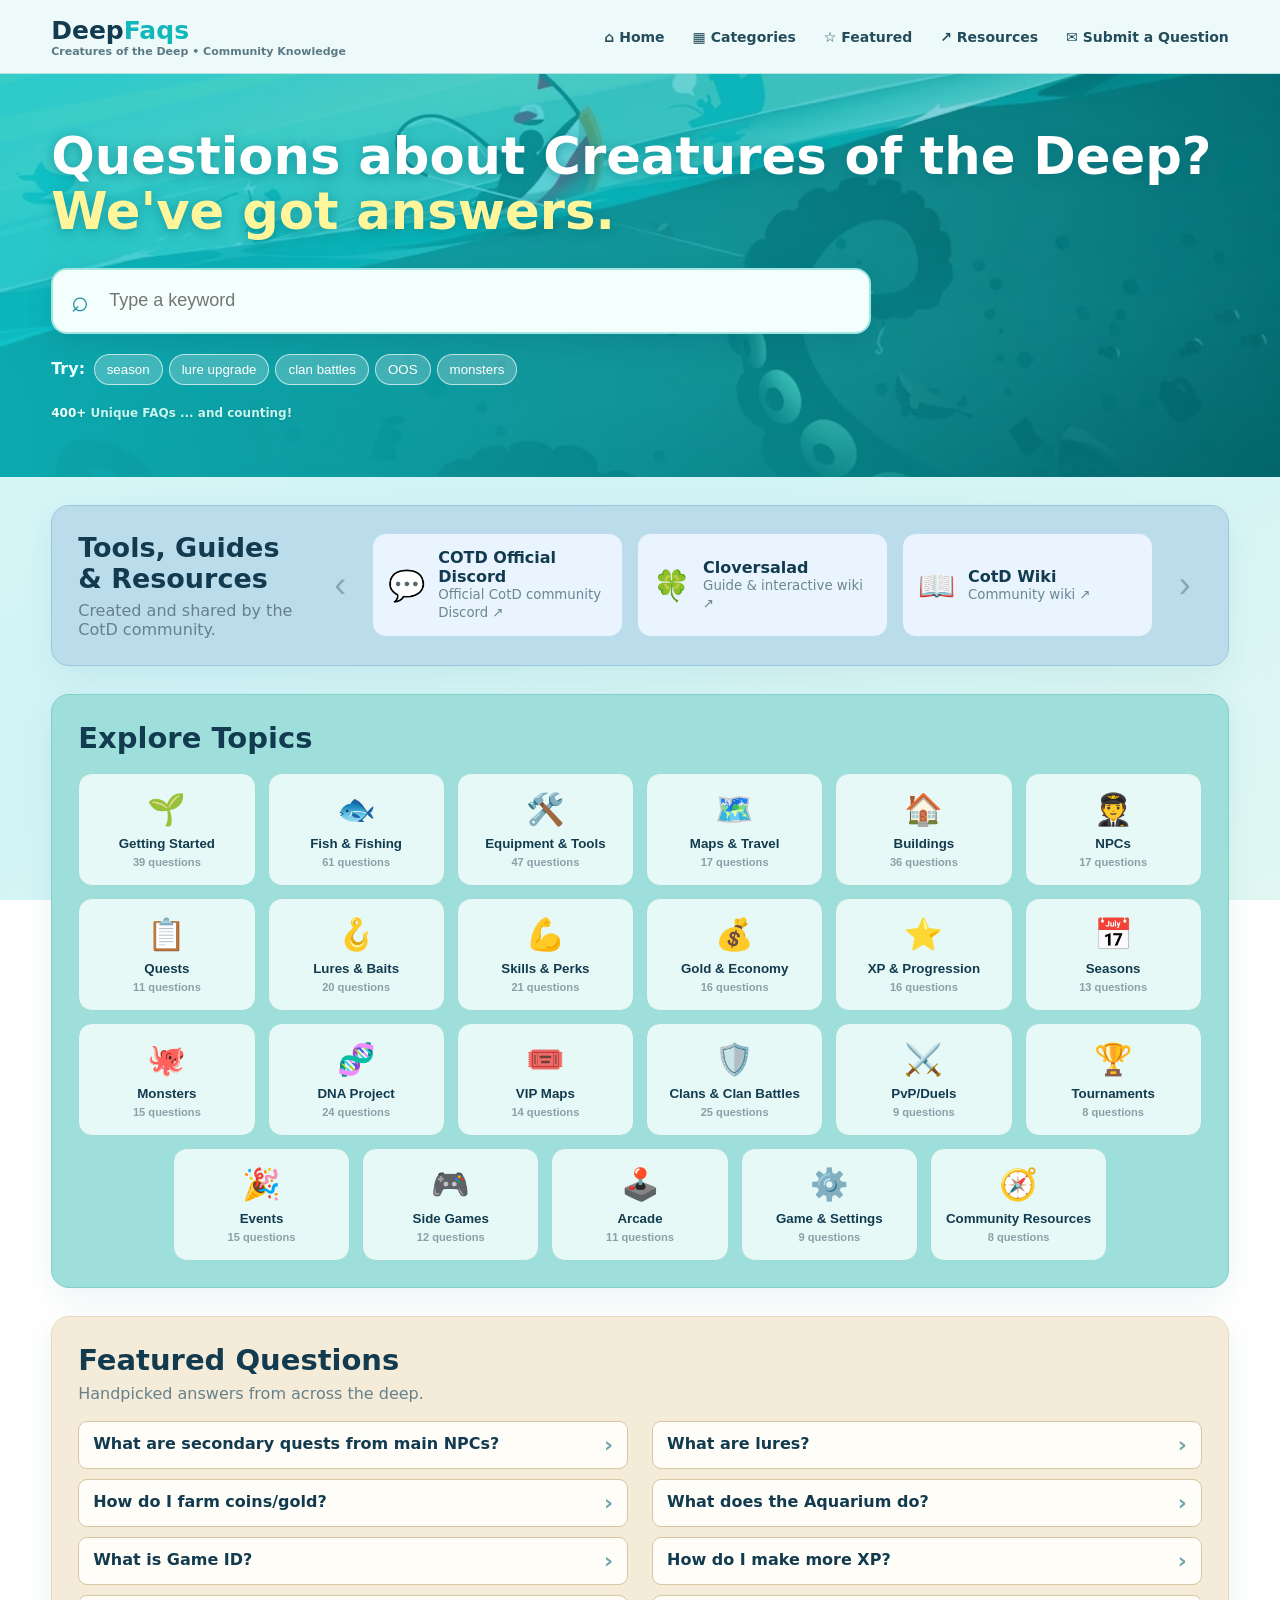
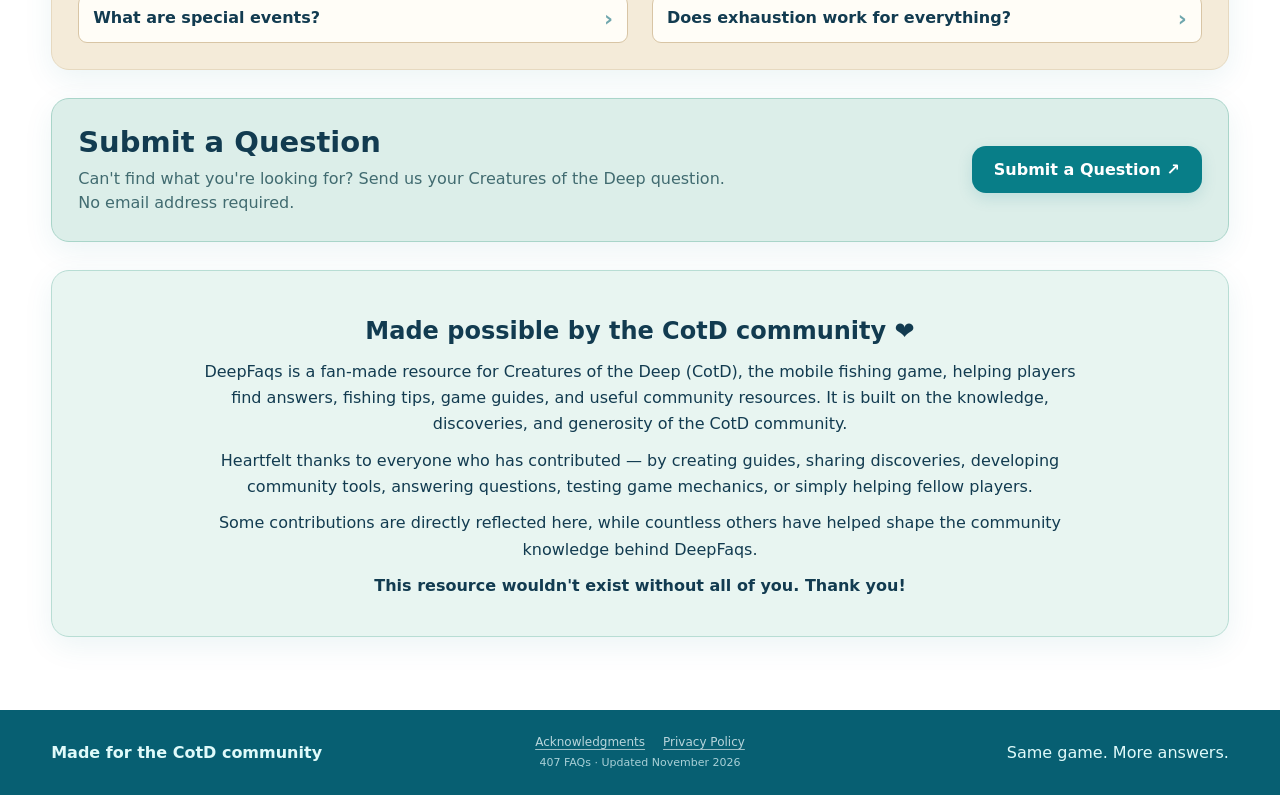
<file: index.html>
<!doctype html>
<html lang="en">
<head>
<meta charset="utf-8"><meta name="viewport" content="width=device-width,initial-scale=1">
<title>DeepFaqs – Creatures of the Deep Game FAQ, Tips &amp; Guides</title>
<meta name="description" content="Your community-made FAQ and guide for Creatures of the Deep, the mobile fishing game. Find over 400 answers about fishing, monsters, lures, maps, quests, clans, XP, and more.">
<link rel="canonical" href="https://deepfaqs.com/">
<meta property="og:type" content="website">
<meta property="og:site_name" content="DeepFaqs">
<meta property="og:title" content="DeepFaqs – Creatures of the Deep Game FAQ, Tips &amp; Guides">
<meta property="og:description" content="Your community-made FAQ and guide for Creatures of the Deep, the mobile fishing game. Find over 400 answers about fishing, monsters, lures, maps, quests, clans, XP, and more.">
<meta property="og:url" content="https://deepfaqs.com/">
<meta name="twitter:card" content="summary">
<meta name="twitter:title" content="DeepFaqs – Creatures of the Deep Game FAQ, Tips &amp; Guides">
<meta name="twitter:description" content="Your community-made FAQ and guide for Creatures of the Deep, the mobile fishing game. Find over 400 answers about fishing, monsters, lures, maps, quests, clans, XP, and more.">
<link rel="icon" href="favicon.ico" sizes="any">
<link rel="icon" type="image/png" sizes="32x32" href="assets/favicon-32.png">
<link rel="icon" type="image/png" sizes="16x16" href="assets/favicon-16.png">
<link rel="apple-touch-icon" sizes="180x180" href="assets/favicon-180.png">
<link rel="stylesheet" href="styles.css">
<script type="application/ld+json">
{
  "@context": "https://schema.org",
  "@graph": [
    {
      "@type": "WebSite",
      "@id": "https://deepfaqs.com/#website",
      "url": "https://deepfaqs.com/",
      "name": "DeepFaqs",
      "description": "Your community-made FAQ and guide for Creatures of the Deep, the mobile fishing game. Find over 400 answers about fishing, monsters, lures, maps, quests, clans, XP, and more.",
      "inLanguage": "en",
      "about": {
        "@type": "VideoGame",
        "name": "Creatures of the Deep",
        "alternateName": "CotD"
      }
    },
    {
      "@type": "WebPage",
      "@id": "https://deepfaqs.com/#webpage",
      "url": "https://deepfaqs.com/",
      "name": "DeepFaqs – Creatures of the Deep Game FAQ, Tips & Guides",
      "description": "Your community-made FAQ and guide for Creatures of the Deep, the mobile fishing game. Find over 400 answers about fishing, monsters, lures, maps, quests, clans, XP, and more.",
      "isPartOf": {
        "@id": "https://deepfaqs.com/#website"
      },
      "inLanguage": "en"
    }
  ]
}
</script>
</head>
<body>
<header>
  <a class="brand" href="#home"><span><b>Deep<span>Faqs</span></b><small>Creatures of the Deep • Community Knowledge</small></span></a>
  <nav><a href="#home">⌂ Home</a><a href="#categories">▦ Categories</a><a href="#popular">☆ Featured</a><a href="#resources">↗ Resources</a><a href="#submit-question">✉ Submit a Question</a></nav>
</header>

<main id="home">
<section class="hero">
 <div class="hero-inner">
  <h1>Questions about Creatures of the Deep?<br><em>We've got answers.</em></h1>
  <label class="search"><span>⌕</span><input id="searchInput" placeholder="Type a keyword" autocomplete="off"></label>
  <div class="try">Try: <button>season</button><button>lure upgrade</button><button>clan battles</button><button>OOS</button><button>monsters</button></div>
  <div class="hero-stats" aria-label="DeepFaqs question count"><span><strong id="totalFaqCount">—</strong> Unique FAQs ... and counting!</span></div>
 </div>
</section>

<section id="searchPanel" class="panel hidden">
 <div class="heading"><h2 id="resultCount" aria-live="polite"></h2><button id="clearSearch">Clear</button></div>
 <div id="results" class="faq-list"></div>
 <button id="showMoreResults" class="show-more-results" type="button" hidden>Show 10 more</button>
</section>

<section id="resources" class="panel resources">
 <div class="resource-title"><h2>Tools, Guides &amp; Resources</h2><p>Created and shared by the CotD community.</p></div>
 <button class="arrow" id="prev">‹</button><div id="resourceCards" class="resource-cards"></div><button class="arrow" id="next">›</button>
</section>

<section id="categories" class="panel">
 <div class="heading"><div><h2>Explore Topics</h2></div></div>
 <div id="categoryGrid" class="category-grid"></div>
</section>

<section id="categoryPanel" class="panel hidden">
 <div class="heading"><div><h2 id="categoryTitle"></h2></div><button id="closeCategory">Close</button></div>
 <div id="categoryQuestions" class="faq-list"></div>
</section>

<section id="popular" class="panel">
 <div class="heading"><div><h2>Featured Questions</h2><p>Handpicked answers from across the deep.</p></div></div>
 <div id="popularGrid" class="popular-grid"></div>
</section>
<section id="submit-question" class="panel submit-question">
 <div class="submit-copy"><h2>Submit a Question</h2><p>Can't find what you're looking for? Send us your Creatures of the Deep question.</p><p class="no-email-note">No email address required.</p></div>
 <a class="submit-button" href="https://docs.google.com/forms/d/e/1FAIpQLSfME7LRfwENeoawdsYtV3456_2HnVjpWzk8aNF5sAih8KR_NQ/viewform" target="_blank" rel="noopener noreferrer">Submit a Question ↗</a>
</section>
<section id="acknowledgments" class="panel acknowledgments">
 <div class="acknowledgments-inner">
  <h2>Made possible by the CotD community ❤️</h2>
  <p>DeepFaqs is a fan-made resource for Creatures of the Deep (CotD), the mobile fishing game, helping players find answers, fishing tips, game guides, and useful community resources. It is built on the knowledge, discoveries, and generosity of the CotD community.</p>
  <p>Heartfelt thanks to everyone who has contributed — by creating guides, sharing discoveries, developing community tools, answering questions, testing game mechanics, or simply helping fellow players.</p>
  <p>Some contributions are directly reflected here, while countless others have helped shape the community knowledge behind DeepFaqs.</p>
  <p><strong>This resource wouldn't exist without all of you. Thank you!</strong></p>
 </div>
</section>
</main>

<footer><b>Made for the CotD community</b><div class="footer-center"><span class="footer-links"><a href="#acknowledgments">Acknowledgments</a><a href="privacy.html">Privacy Policy</a></span><span class="footer-meta"><span id="footerFaqCount">—</span> FAQs · Updated November 2026</span></div><span>Same game. More answers.</span></footer>
<script src="data.js"></script><script src="app.js"></script>
</body></html>
</file>
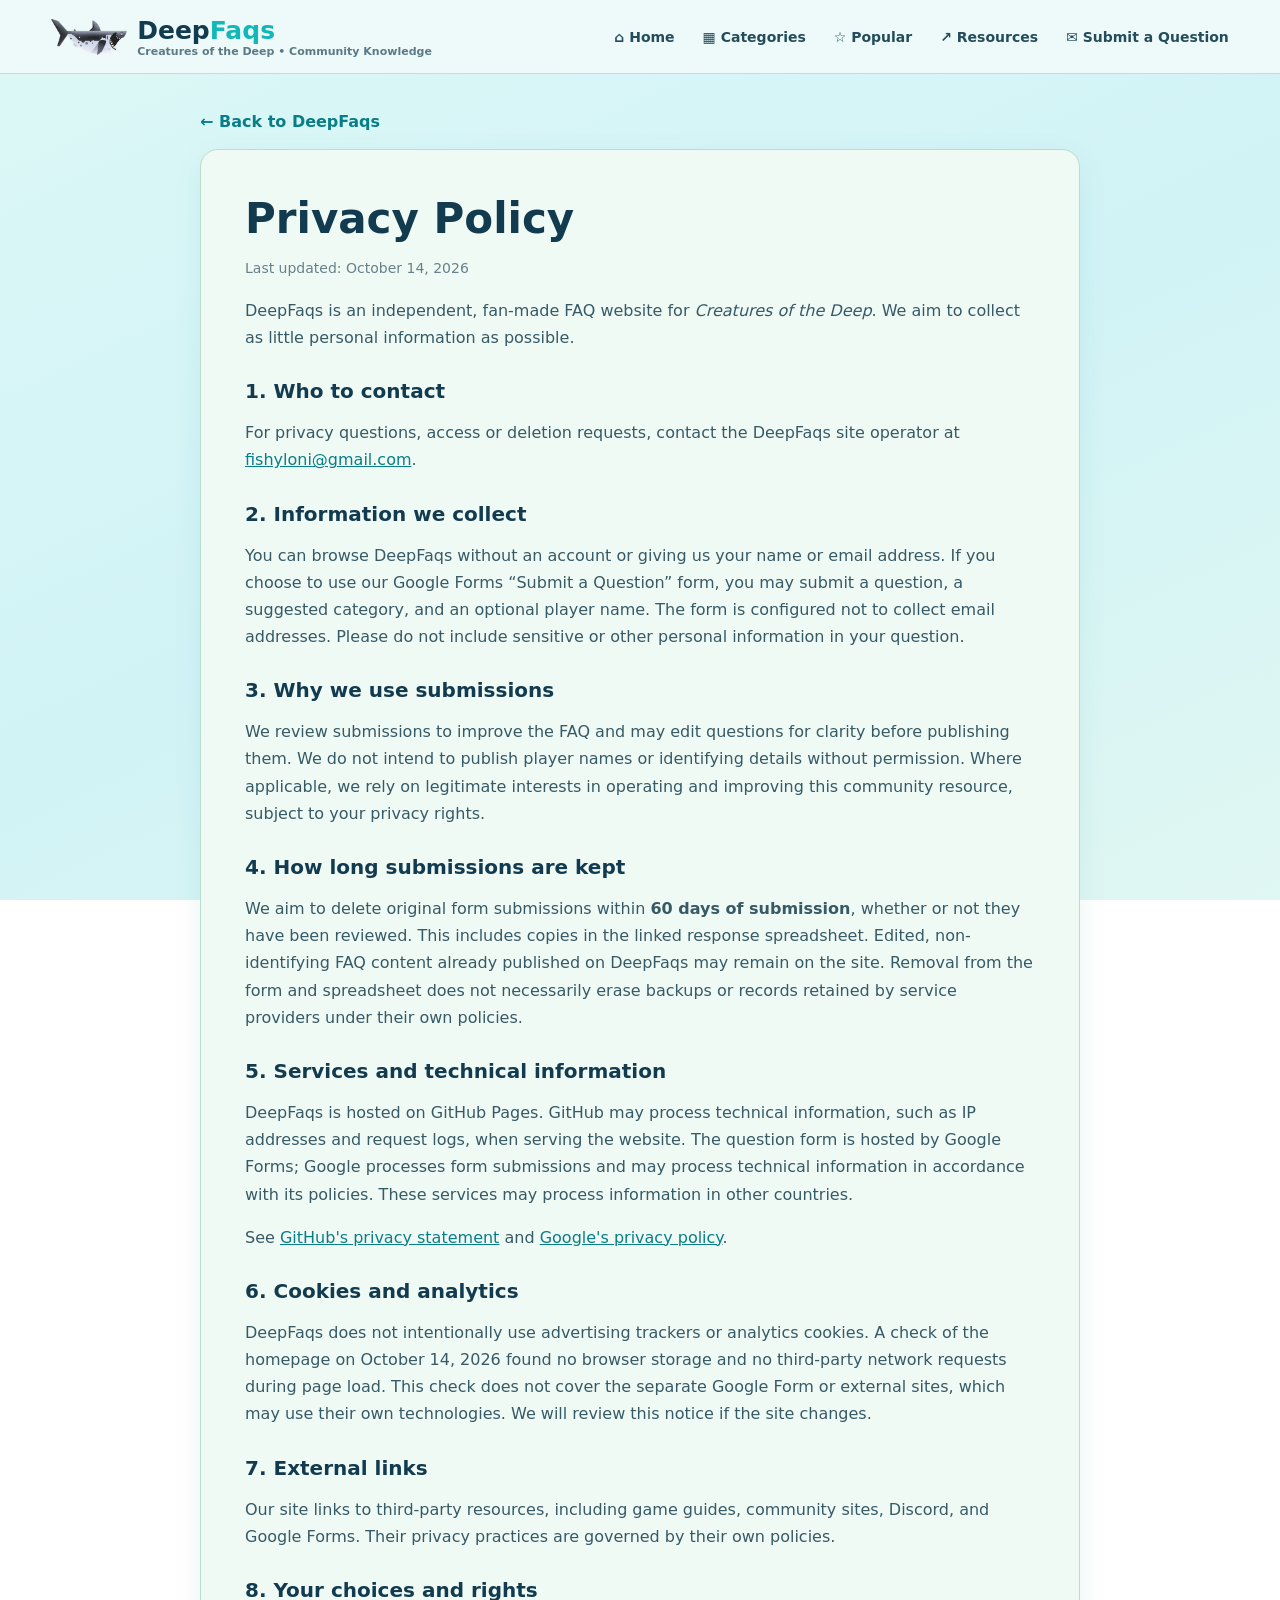
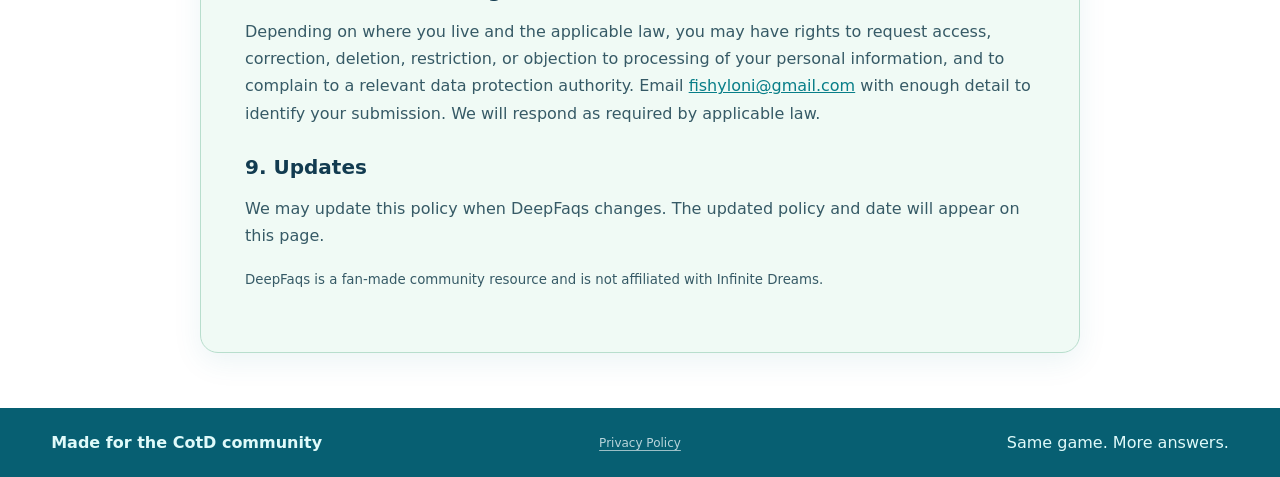
<file: privacy.html>
<!doctype html>
<html lang="en">
<head>
<meta charset="utf-8"><meta name="viewport" content="width=device-width,initial-scale=1">
<title>Privacy Policy — DeepFaqs</title>
<meta name="description" content="How DeepFaqs handles question submissions and visitor privacy.">
<link rel="stylesheet" href="styles.css">
</head>
<body>
<header>
  <a class="brand" href="index.html#home"><img class="brand-shark" src="assets/deepfaqs-shark.png" alt=""><span><b>Deep<span>Faqs</span></b><small>Creatures of the Deep • Community Knowledge</small></span></a>
  <nav><a href="index.html#home">⌂ Home</a><a href="index.html#categories">▦ Categories</a><a href="index.html#popular">☆ Popular</a><a href="index.html#resources">↗ Resources</a><a href="index.html#submit-question">✉ Submit a Question</a></nav>
</header>
<main class="privacy-main">
  <a class="privacy-back" href="index.html">← Back to DeepFaqs</a>
  <article class="privacy-panel">
    <h1>Privacy Policy</h1>
    <p class="privacy-updated">Last updated: October 14, 2026</p>
    <p>DeepFaqs is an independent, fan-made FAQ website for <em>Creatures of the Deep</em>. We aim to collect as little personal information as possible.</p>
    <h2>1. Who to contact</h2>
    <p>For privacy questions, access or deletion requests, contact the DeepFaqs site operator at <a href="mailto:fishyloni@gmail.com">fishyloni@gmail.com</a>.</p>
    <h2>2. Information we collect</h2>
    <p>You can browse DeepFaqs without an account or giving us your name or email address. If you choose to use our Google Forms “Submit a Question” form, you may submit a question, a suggested category, and an optional player name. The form is configured not to collect email addresses. Please do not include sensitive or other personal information in your question.</p>
    <h2>3. Why we use submissions</h2>
    <p>We review submissions to improve the FAQ and may edit questions for clarity before publishing them. We do not intend to publish player names or identifying details without permission. Where applicable, we rely on legitimate interests in operating and improving this community resource, subject to your privacy rights.</p>
    <h2>4. How long submissions are kept</h2>
    <p>We aim to delete original form submissions within <strong>60 days of submission</strong>, whether or not they have been reviewed. This includes copies in the linked response spreadsheet. Edited, non-identifying FAQ content already published on DeepFaqs may remain on the site. Removal from the form and spreadsheet does not necessarily erase backups or records retained by service providers under their own policies.</p>
    <h2>5. Services and technical information</h2>
    <p>DeepFaqs is hosted on GitHub Pages. GitHub may process technical information, such as IP addresses and request logs, when serving the website. The question form is hosted by Google Forms; Google processes form submissions and may process technical information in accordance with its policies. These services may process information in other countries.</p>
    <p>See <a href="https://docs.github.com/en/site-policy/privacy-policies/github-general-privacy-statement" target="_blank" rel="noopener noreferrer">GitHub's privacy statement</a> and <a href="https://policies.google.com/privacy" target="_blank" rel="noopener noreferrer">Google's privacy policy</a>.</p>
    <h2>6. Cookies and analytics</h2>
    <p>DeepFaqs does not intentionally use advertising trackers or analytics cookies. A check of the homepage on October 14, 2026 found no browser storage and no third-party network requests during page load. This check does not cover the separate Google Form or external sites, which may use their own technologies. We will review this notice if the site changes.</p>
    <h2>7. External links</h2>
    <p>Our site links to third-party resources, including game guides, community sites, Discord, and Google Forms. Their privacy practices are governed by their own policies.</p>
    <h2>8. Your choices and rights</h2>
    <p>Depending on where you live and the applicable law, you may have rights to request access, correction, deletion, restriction, or objection to processing of your personal information, and to complain to a relevant data protection authority. Email <a href="mailto:fishyloni@gmail.com">fishyloni@gmail.com</a> with enough detail to identify your submission. We will respond as required by applicable law.</p>
    <h2>9. Updates</h2>
    <p>We may update this policy when DeepFaqs changes. The updated policy and date will appear on this page.</p>
    <p><small>DeepFaqs is a fan-made community resource and is not affiliated with Infinite Dreams.</small></p>
  </article>
</main>
<footer><b>Made for the CotD community</b><a href="privacy.html" aria-current="page">Privacy Policy</a><span>Same game. More answers.</span></footer>
</body>
</html>
</file>
<file: styles.css>
:root{--ink:#123b50;--teal:#12bec2;--deep:#075f72;--line:#d7edf1;--panel:rgba(255,255,255,.95)}
*{box-sizing:border-box}html{scroll-behavior:smooth}body{margin:0;font-family:Inter,ui-rounded,"Arial Rounded MT Bold",system-ui,sans-serif;color:var(--ink);background:#eaf8f7}
header{height:74px;background:rgba(255,255,255,.96);display:flex;align-items:center;justify-content:space-between;padding:0 max(4vw,28px);position:sticky;top:0;z-index:10;border-bottom:1px solid #d8eef1}
.brand{display:flex;align-items:center;gap:10px;text-decoration:none;color:var(--ink)}.brand .fish{font-size:32px}.brand b{font-size:25px;display:block}.brand b span{color:#12b7ba}.brand small{display:block;color:#5b7a86;font-size:11px;font-weight:700}
nav{display:flex;gap:28px}nav a{text-decoration:none;color:#244c5b;font-weight:800;font-size:14px}
.hero{min-height:400px;background:linear-gradient(90deg,rgba(15,194,202,.78),rgba(0,151,168,.42)),url("assets/cotd-background.png") center/cover no-repeat;display:flex;align-items:center}
.hero-inner{width:min(1180px,92%);margin:auto;padding:55px 0}.hero h1{font-size:clamp(30px,4vw,54px);line-height:1.08;margin:0 0 28px;color:#fff;text-shadow:0 2px 12px #006b7680}.hero em{font-style:normal;color:#fff59b}
.search{height:66px;background:#fff;border-radius:16px;display:flex;align-items:center;max-width:820px;box-shadow:0 8px 24px #07576c35}.search span{font-size:30px;padding:0 18px;color:#168b9b}.search input{border:0;outline:0;width:100%;font-size:18px;color:var(--ink);background:transparent;padding-right:20px}
.try{margin-top:15px;color:#eaffff;font-weight:800}.try button{border:1px solid rgba(255,255,255,.65);background:rgba(255,255,255,.22);color:#fff;border-radius:20px;padding:7px 12px;margin:5px 3px;cursor:pointer}
main{padding-bottom:45px}.panel{width:min(1180px,92%);margin:28px auto;background:var(--panel);border:1px solid var(--line);border-radius:18px;box-shadow:0 9px 30px #0b718014;padding:26px}
.resources{display:grid;grid-template-columns:230px 34px 1fr 34px;align-items:center;gap:15px}.resource-title h2{font-size:27px;margin:0}.resource-title p,.heading p{color:#66818b;margin:7px 0 0}.resource-cards{display:grid;grid-template-columns:repeat(3,1fr);gap:14px}.resource-card{display:flex;align-items:center;gap:13px;padding:15px;border:1px solid var(--line);border-radius:14px;text-decoration:none;color:var(--ink);background:#fff}.resource-card:hover{transform:translateY(-2px);box-shadow:0 7px 18px #0b718018}.resource-icon{font-size:30px}.resource-card b{display:block}.resource-card small{color:#6b8791}.arrow{border:0;background:transparent;font-size:36px;color:#88a8b0;cursor:pointer}
.heading{display:flex;justify-content:space-between;align-items:center;margin-bottom:18px}.heading h2{margin:0;font-size:29px}.heading button{border:0;background:#e5f7f6;color:#087f86;border-radius:18px;padding:8px 14px;font-weight:800;cursor:pointer}
.category-grid{display:grid;grid-template-columns:repeat(5,1fr);gap:12px}.cat{border:1px solid var(--line);background:#fff;border-radius:14px;padding:17px 10px;text-align:center;cursor:pointer;color:var(--ink);font-weight:800}.cat:hover{background:#f1fbfb}.cat .ico{font-size:31px;display:block;margin-bottom:8px}
.faq-list{display:grid;gap:9px}.faq{border:1px solid var(--line);background:#fff;border-radius:12px;padding:13px 15px}.faq b{font-size:15px}.faq .pending{display:block;color:#8aa0a7;font-size:12px;margin-top:5px}
.popular-grid{display:grid;grid-template-columns:1fr 1fr;gap:10px 24px}.popular-item{padding:12px 14px;border-bottom:1px solid var(--line);font-weight:750}.popular-item span{float:right;color:#6fa6ad}
footer{background:#075f72;color:#dffafa;padding:25px max(4vw,28px);display:flex;justify-content:space-between}.hidden{display:none!important}
@media(max-width:850px){header nav{display:none}.resources{grid-template-columns:1fr}.resources .arrow{display:none}.resource-cards{grid-template-columns:1fr 1fr}.category-grid{grid-template-columns:repeat(3,1fr)}.popular-grid{grid-template-columns:1fr}}
@media(max-width:540px){.hero{min-height:370px}.hero-inner{padding:35px 0}.resource-cards{grid-template-columns:1fr}.category-grid{grid-template-columns:repeat(2,1fr)}.panel{padding:18px}footer{gap:8px;flex-direction:column}}

.brand-shark{
  width:76px;
  height:52px;
  object-fit:contain;
  transform:scaleX(-1);
  transform-origin:center;
  flex:0 0 auto;
}
@media(max-width:540px){
  .brand-shark{width:58px;height:40px}
}

.faq p{margin:8px 0 0;line-height:1.55;color:#3f626f}
.faq-links{display:flex;flex-wrap:wrap;gap:8px;margin-top:10px}
.faq-link{display:inline-block;text-decoration:none;color:#087f86;background:#e9f8f7;border:1px solid #cdeceb;border-radius:16px;padding:6px 10px;font-size:12px;font-weight:800}
.faq-link:hover{background:#dff4f2}

/* v0.1.14 — softer ocean color treatment; layout unchanged */
:root{--panel:rgba(230,247,247,.94);--line:#bcdfe2}
body{background:linear-gradient(155deg,#e5f5f4 0%,#dff2f6 48%,#eaf7ef 100%);background-attachment:fixed}
header{background:rgba(238,250,249,.97);border-bottom-color:#b9e1e3}
.search{background:#f2fffc;border:2px solid #a3e5e1;box-shadow:0 10px 26px #07576c30}
.panel{background:rgba(229,246,246,.94);border-color:#b9dfe2;box-shadow:0 9px 30px #0b718014}
.panel:has(.resources){background:rgba(216,241,233,.94)}
.resource-card{background:#e5f1fb;border-color:#c5e0ee}
.resource-card:nth-child(2){background:#e5f5f4;border-color:#bfe2de}
.resource-card:nth-child(3){background:#fff0d5;border-color:#efdcb8}
.cat{background:#e5f5f4;border-color:#c0e1dc;transition:background .15s,transform .15s}
.cat:nth-child(4n + 2){background:#e5f1fb;border-color:#c5dfee}
.cat:nth-child(4n + 3){background:#fff0d5;border-color:#eddab5}
.cat:nth-child(4n){background:#d8f1e9;border-color:#b9dfd2}
.cat:hover{background:#c6ece9;transform:translateY(-2px)}
.faq{background:#f0faf9;border-color:#c4e5e5}
.faq:nth-child(even){background:#e7f3fc;border-color:#c7dfea}
.faq:nth-child(4n){background:#fef3df;border-color:#eddfc2}
.popular-item{background:rgba(255,255,255,.24);border-radius:8px;border-bottom-color:#bddde0}
.faq-link{background:#d9f3ef}


/* v0.1.15 — consistent section color identities, muted sand */
body{background:linear-gradient(155deg,#e5f5f4 0%,#e6f4f6 55%,#e7f5f0 100%);background-attachment:fixed}
/* Community: coordinated ocean blue */
#resources.panel{background:#e3f0fc;border-color:#c4ddec}
#resources .resource-card,#resources .resource-card:nth-child(2),#resources .resource-card:nth-child(3){background:#f0f7fe;border-color:#c9dfef}
#resources .resource-card:hover{background:#d6eafb}
/* Categories: coordinated seafoam, not random alternating colors */
#categories.panel{background:#ddf3f1;border-color:#b7e0da}
#categories .cat,#categories .cat:nth-child(4n + 2),#categories .cat:nth-child(4n + 3),#categories .cat:nth-child(4n){background:#effaf8;border-color:#c0e2dc}
#categories .cat:hover{background:#ccece7}
/* Popular: quieter warm sand */
#popular.panel{background:#f4ebd9;border-color:#e6d9c0}
#popular .popular-item{background:#fbf5e9;border-bottom-color:#e3d5bd}
/* Search and FAQ details: unified lagoon green */
#searchPanel.panel,#categoryPanel.panel{background:#ddf1e9;border-color:#b8decd}
#searchPanel .faq,#categoryPanel .faq,#searchPanel .faq:nth-child(even),#categoryPanel .faq:nth-child(even),#searchPanel .faq:nth-child(4n),#categoryPanel .faq:nth-child(4n){background:#f0faf5;border-color:#c4e3d5}
#searchPanel .faq-link,#categoryPanel .faq-link{background:#dff3e9;border-color:#b7dfcd}

/* v0.1.16 — deepen section panes for button contrast */
#resources.panel{background:#bbdceb;border-color:#9bc8de}
#categories.panel{background:#b7ddd5;border-color:#96c9bf}

/* v0.1.18 — navigable popular questions and question submission */
.popular-item{display:block;width:100%;text-align:left;color:var(--ink);font:inherit;font-weight:750;cursor:pointer;border:1px solid #e3d5bd;border-radius:9px;transition:background .15s,transform .15s,box-shadow .15s}
.popular-item:hover,.popular-item:focus-visible{background:#fffaf1!important;transform:translateY(-2px);box-shadow:0 4px 12px #866c3820;outline-color:#0d8990}
.popular-item span{font-size:22px;line-height:1}
.faq{scroll-margin-top:100px}
.faq-highlight{outline:3px solid #159c9d;outline-offset:2px;box-shadow:0 0 0 6px #159c9d1b;background:#fff!important;transition:box-shadow .2s}
.submit-question{display:flex;align-items:center;justify-content:space-between;gap:24px;background:#dceee9;border-color:#a9d5c9}
.submit-copy h2{font-size:29px;margin:0 0 8px}
.submit-copy p{margin:0;color:#416b70;line-height:1.5;max-width:680px}
.submit-button{display:inline-flex;align-items:center;justify-content:center;flex-shrink:0;border-radius:14px;padding:14px 22px;background:#087e88;color:white;text-decoration:none;font-weight:800;box-shadow:0 5px 15px #087e8825}
.submit-button:hover,.submit-button:focus-visible{background:#05646e}
@media(max-width:650px){.submit-question{flex-direction:column;align-items:stretch}.submit-button{width:100%}}

/* v0.1.26 — privacy footer link and standalone policy page */
footer a{color:#e6ffff;text-decoration:underline;text-underline-offset:3px;font-weight:700}
footer a:hover,footer a:focus-visible{color:#fff}
.privacy-main{width:min(880px,92%);margin:38px auto 55px;padding:0}
.privacy-panel{background:#f0faf5;border:1px solid #b8decd;border-radius:18px;padding:clamp(22px,4vw,44px);box-shadow:0 9px 30px #0b718014}
.privacy-panel h1{margin:0 0 8px;font-size:clamp(30px,4vw,42px)}
.privacy-panel h2{font-size:20px;margin:28px 0 8px}
.privacy-panel p,.privacy-panel li{line-height:1.7;color:#365a66}
.privacy-panel a{color:#087e88;overflow-wrap:anywhere}
.privacy-updated{font-size:14px;color:#66818b!important}
.privacy-back{display:inline-block;margin-bottom:18px;color:#087e88;font-weight:800;text-decoration:none}
@media(max-width:850px){footer{flex-wrap:wrap;gap:10px}}

/* v0.1.27 — centered footer privacy link */
footer{display:grid;grid-template-columns:1fr auto 1fr;align-items:center;column-gap:20px}
footer>a{justify-self:center;text-align:center}
footer>span{justify-self:end;text-align:right}
@media(max-width:650px){footer{display:flex;flex-direction:column;align-items:center;text-align:center;gap:10px}footer>span{text-align:center}}

/* v0.1.31 — quieter, centered privacy link */
footer>a[href="privacy.html"]{font-size:12px;font-weight:400;color:#b8d5db;text-decoration-color:#9bbfc6;text-underline-offset:3px}
footer>a[href="privacy.html"]:hover,footer>a[href="privacy.html"]:focus-visible{color:#ffffff}

/* v0.1.32 — consistent resource carousel card dimensions */
#resources .resource-cards{align-items:stretch}
#resources .resource-card{height:104px;min-width:0;box-sizing:border-box;overflow-wrap:anywhere}
#resources .resource-card>span:last-child{min-width:0}
#resources .resource-card small{display:block;line-height:1.35}
@media(max-width:850px){#resources .resource-card{height:112px}}
@media(max-width:540px){#resources .resource-card{height:96px}}
/* Compact structured price table inside FAQ answers */
.faq-data-table{border-collapse:collapse;margin:12px 0 5px;max-width:390px;width:100%;font-size:14px}
.faq-data-table th,.faq-data-table td{border:1px solid #c9e2df;padding:7px 12px;text-align:left}
.faq-data-table th{background:#d8efea}
.faq-data-table tr:nth-child(even){background:#f3faf8}

/* v0.1.34: compact category rows, centered when incomplete */
.category-grid{display:flex;flex-wrap:wrap;justify-content:center;gap:12px}
.category-grid>.cat{box-sizing:border-box;min-width:0;flex:0 0 calc((100% - 60px)/6)}
@media(max-width:1050px){.category-grid>.cat{flex-basis:calc((100% - 24px)/3)}}
@media(max-width:540px){.category-grid>.cat{flex-basis:calc((100% - 12px)/2);padding:14px 7px}.category-grid>.cat .ico{font-size:27px}}

/* v0.1.35: consistent references and readable long-form FAQ answers */
.faq-links{display:flex;flex-direction:column;align-items:flex-start;gap:5px}
.faq-link-item{font-size:.92em}
.faq p + p{margin-top:9px}

/* v0.1.37 — two-resource carousel and scannable daily rewards */
#resources .resource-cards{grid-template-columns:repeat(2,minmax(0,1fr))}
.faq-bullets{margin:8px 0 5px;padding-left:21px;line-height:1.55}
.faq-bullets li+li{margin-top:5px}
@media(max-width:540px){#resources .resource-cards{grid-template-columns:minmax(0,1fr)}#resources .resource-card:nth-child(2){display:none}#resources .arrow{display:block}#resources .resources{grid-template-columns:32px minmax(0,1fr) 32px}#resources .resource-title{grid-column:1/-1}#resources #prev{grid-column:1;grid-row:2}#resources #resourceCards{grid-column:2;grid-row:2}#resources #next{grid-column:3;grid-row:2}}

/* v0.1.38 — restore three community resource cards on desktop */
@media(min-width:851px){#resources .resource-cards{grid-template-columns:repeat(3,minmax(0,1fr))}}
@media(min-width:541px) and (max-width:850px){#resources .resource-cards{grid-template-columns:repeat(3,minmax(0,1fr))}}

/* v0.1.39 — anchor destinations clear the sticky header */
html{scroll-padding-top:110px}
#home,#resources,#categories,#popular,#submit-question,#categoryPanel,#searchPanel{scroll-margin-top:110px}
@media(max-width:540px){html{scroll-padding-top:78px}#home,#resources,#categories,#popular,#submit-question,#categoryPanel,#searchPanel{scroll-margin-top:78px}}

/* v0.1.40 — community acknowledgments */
.acknowledgments{background:#e8f5f1;border-color:#b8ddd4;text-align:center}
.acknowledgments-inner{max-width:780px;margin:0 auto}
.acknowledgments h2{margin-bottom:14px}
.acknowledgments p{line-height:1.65;margin:10px auto}
.footer-links{display:flex;justify-content:center;align-items:center;gap:18px}
.footer-links a{font-size:12px;font-weight:400;color:#b8d5db;text-decoration:underline;text-decoration-color:#9bbfc6;text-underline-offset:3px}
.footer-links a:hover,.footer-links a:focus-visible{color:white}
#acknowledgments{scroll-margin-top:110px}
@media(max-width:540px){#acknowledgments{scroll-margin-top:78px}.footer-links{flex-wrap:wrap}}


/* v0.1.41 — responsive community resource carousel */
#resources .resources{min-width:0}
#resources .resource-title,#resources .resource-cards,#resources .resource-card{min-width:0}
#resources .resource-card>span:last-child{min-width:0;overflow-wrap:normal;word-break:normal}
#resources .resource-card b,#resources .resource-card small{overflow-wrap:break-word;word-break:normal}
@media (min-width:541px) and (max-width:850px){
  #resources.resources{grid-template-columns:30px minmax(0,1fr) 30px;gap:10px}
  #resources .resource-title{grid-column:1/-1;grid-row:1}
  #resources #prev{display:block;grid-column:1;grid-row:2}
  #resources #resourceCards{grid-column:2;grid-row:2;grid-template-columns:repeat(2,minmax(0,1fr))}
  #resources .resource-card:nth-child(n+3){display:none}
  #resources #next{display:block;grid-column:3;grid-row:2}
}
@media (max-width:540px){
  #resources.resources{display:grid;grid-template-columns:24px minmax(0,1fr) 24px;column-gap:7px;row-gap:12px;align-items:center}
  #resources .resource-title{grid-column:1/-1;grid-row:1;width:100%}
  #resources .resource-title h2{font-size:clamp(22px,7vw,27px);line-height:1.15}
  #resources #prev{display:block;grid-column:1;grid-row:2;font-size:30px;padding:0}
  #resources #resourceCards{grid-column:2;grid-row:2;display:grid;grid-template-columns:minmax(0,1fr);width:100%;min-width:0;gap:0}
  #resources .resource-card{display:flex;min-width:0;width:100%;height:auto;min-height:106px;padding:12px 10px;gap:9px}
  #resources .resource-card:nth-child(n+2){display:none}
  #resources .resource-icon{font-size:25px;flex:0 0 auto}
  #resources #next{display:block;grid-column:3;grid-row:2;font-size:30px;padding:0}
}
/* Balanced wrapping without manual line breaks; preserves the approved copy. */
.acknowledgments-inner{max-width:880px}
.acknowledgments p{text-wrap:pretty}
.acknowledgments h2{text-wrap:balance}

/* v0.1.46 — understated live collection counts beneath suggested searches */
.hero-stats{display:flex;align-items:center;flex-wrap:wrap;gap:6px 10px;margin-top:14px;color:rgba(255,255,255,.86);font-size:12px;font-weight:500;line-height:1.5;text-shadow:0 1px 3px rgba(0,70,80,.2)}
.hero-stats strong{color:#fff;font-weight:750}
.hero-stats-separator{opacity:.65}
@media(max-width:540px){.hero-stats{margin-top:12px;font-size:11px;gap:4px 7px}}

/* v0.1.48: understated, readable count on the ocean hero */
.hero-stats{color:#c6f5ee;font-weight:600}
.hero-stats strong{color:#f0fffb}

/* v0.1.53: search results are compact, accessible accordions without category labels. */
#searchPanel .search-faq{padding:0;overflow:hidden}
#searchPanel .search-faq summary{list-style:none;display:flex;align-items:center;justify-content:space-between;gap:12px;cursor:pointer;padding:13px 15px;font-size:15px;font-weight:750;color:var(--ink)}
#searchPanel .search-faq summary::-webkit-details-marker{display:none}
#searchPanel .search-faq summary::after{content:"⌄";font-size:20px;line-height:1;color:#4b8d90;flex-shrink:0;transition:transform .15s}
#searchPanel .search-faq[open] summary::after{transform:rotate(180deg)}
#searchPanel .search-faq summary:focus-visible{outline:2px solid #159c9d;outline-offset:-3px;border-radius:12px}
#searchPanel .search-faq-answer{border-top:1px solid #c4e3d5;padding:0 15px 14px}
#searchPanel .search-faq-answer p:first-child{margin-top:12px}


/* v0.1.54 color trial — Option 2 softened; CSS colors only.
   Preserve the original hero image, overlay, content and layout. */
body {
  background: linear-gradient(155deg, #ddf8f6 0%, #d1f3f6 52%, #e0f7f2 100%);
  background-attachment: fixed;
}
#categories.panel {
  background: #9edfdc;
  border-color: #80cfc9;
}
#categories .cat,
#categories .cat:nth-child(4n + 2),
#categories .cat:nth-child(4n + 3),
#categories .cat:nth-child(4n) {
  background: #effbfa;
  border-color: #a6ded9;
}
#categories .cat:hover {
  background: #d9f7f4;
}

/* v0.1.55 — early switch to two resource cards before three become cramped. */
@media (min-width:851px) and (max-width:1180px){
 #resources.resources{grid-template-columns:220px 30px minmax(0,1fr) 30px;gap:10px}
 #resources #resourceCards{grid-template-columns:repeat(2,minmax(0,1fr))}
 #resources .resource-card:nth-child(n+3){display:none}
}

/* v0.1.56a: tiny saturation adjustment ONLY. Keep all cards within each
   section identical; leave Featured Questions and FAQ cards untouched. */
#categories .cat,
#categories .cat:nth-child(4n + 2),
#categories .cat:nth-child(4n + 3),
#categories .cat:nth-child(4n) {
  background: #e6f9f6;
  border-color: #a0dcd5;
}
#resources .resource-card,
#resources .resource-card:nth-child(2),
#resources .resource-card:nth-child(3) {
  background: #e9f4fe;
  border-color: #c0ddef;
}

/* v0.1.57: Featured Questions only — subtle card-to-panel contrast.
   Preserve beige panel, category/resource colors and all layout rules. */
#popular .popular-item {
  background: #fffdf7;
  border-color: #d8c5a5;
  border-bottom-color: #d8c5a5;
}

/* v0.2.10 — search-only expanded FAQ focus (category view unchanged) */
#searchPanel .search-faq[open],
#searchPanel .search-faq[open]:nth-child(even),
#searchPanel .search-faq[open]:nth-child(4n){
  background:#e4f4fa;
  border-color:#4b9fc0;
  box-shadow:0 2px 10px rgba(21,105,143,.12);
}
#searchPanel .search-faq[open] summary{color:#075f72}
#searchPanel .search-faq[open] .search-faq-answer{border-top-color:#b4dce9}


/* v0.2.16 — Featured Questions: focused accordion with a warm sand highlight.
   Only the featured navigation mode is affected; normal categories stay fully open. */
#categoryPanel.featured-mode .search-faq{padding:0;overflow:hidden}
#categoryPanel.featured-mode .search-faq summary{list-style:none;display:flex;align-items:center;justify-content:space-between;gap:12px;cursor:pointer;padding:13px 15px;font-size:15px;font-weight:750;color:var(--ink)}
#categoryPanel.featured-mode .search-faq summary::-webkit-details-marker{display:none}
#categoryPanel.featured-mode .search-faq summary::after{content:"⌄";font-size:20px;line-height:1;color:#a5824a;flex-shrink:0;transition:transform .15s}
#categoryPanel.featured-mode .search-faq[open] summary::after{transform:rotate(180deg)}
#categoryPanel.featured-mode .search-faq summary:focus-visible{outline:2px solid #bb9652;outline-offset:-3px;border-radius:12px}
#categoryPanel.featured-mode .search-faq-answer{border-top:1px solid #ead9b3;padding:0 15px 14px}
#categoryPanel.featured-mode .search-faq-answer p:first-child{margin-top:12px}
#categoryPanel.featured-mode .search-faq[open],
#categoryPanel.featured-mode .search-faq[open]:nth-child(even),
#categoryPanel.featured-mode .search-faq[open]:nth-child(4n){background:#fff8e9;border-color:#d7ad57;box-shadow:0 2px 10px rgba(139,105,42,.12)}
#categoryPanel.featured-mode .search-faq[open] summary{color:#76551d}

/* v0.2.20 — richer blue outline, restrained soft glow; resting search bar unchanged. */
.hero .search{transition:box-shadow .2s ease}
.hero .search:focus-within{box-shadow:0 0 0 2px rgba(35,137,207,.86),0 0 16px rgba(31,133,206,.22),0 8px 24px #07576c35}
@media (prefers-reduced-motion:reduce){.hero .search{transition:none}}

/* v0.2.27 — quiet FAQ metadata beneath centered footer links */
footer .footer-center{display:flex;flex-direction:column;align-items:center;justify-content:center;gap:7px;min-width:0}
footer .footer-meta{display:block;font-size:11px;font-weight:400;color:#a9d0d7;white-space:nowrap;line-height:1.3;text-align:center}
@media(max-width:650px){footer .footer-center{gap:6px}}

/* v0.2.29: progressive search results */
.show-more-results{display:block;margin:18px auto 8px;padding:11px 24px;border:1px solid rgba(39,110,150,.35);border-radius:999px;background:rgba(235,249,253,.92);color:#175a79;font:inherit;font-weight:700;cursor:pointer;transition:background .15s,border-color .15s}
.show-more-results:hover{background:#d9f2fa;border-color:#2789ac}
.show-more-results:focus-visible{outline:3px solid #248db9;outline-offset:3px}
.show-more-results[hidden]{display:none}
</file>
